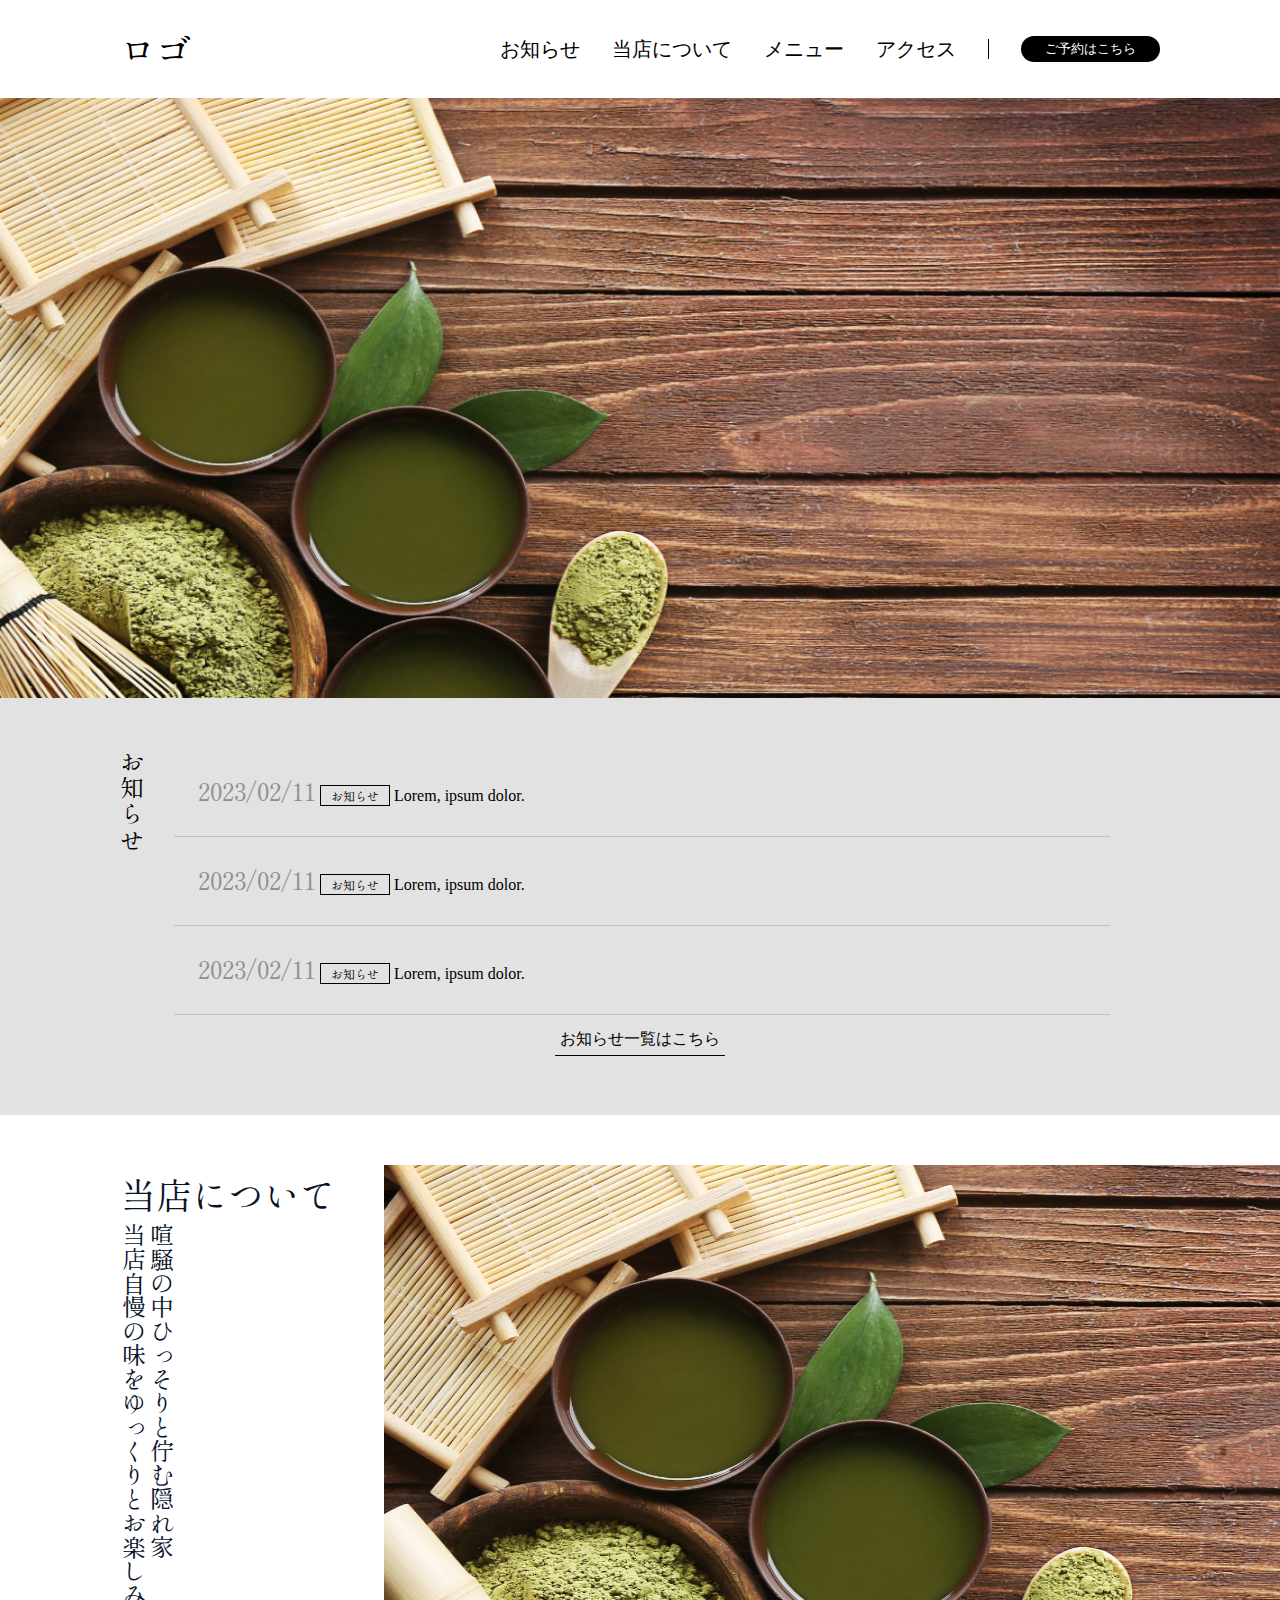
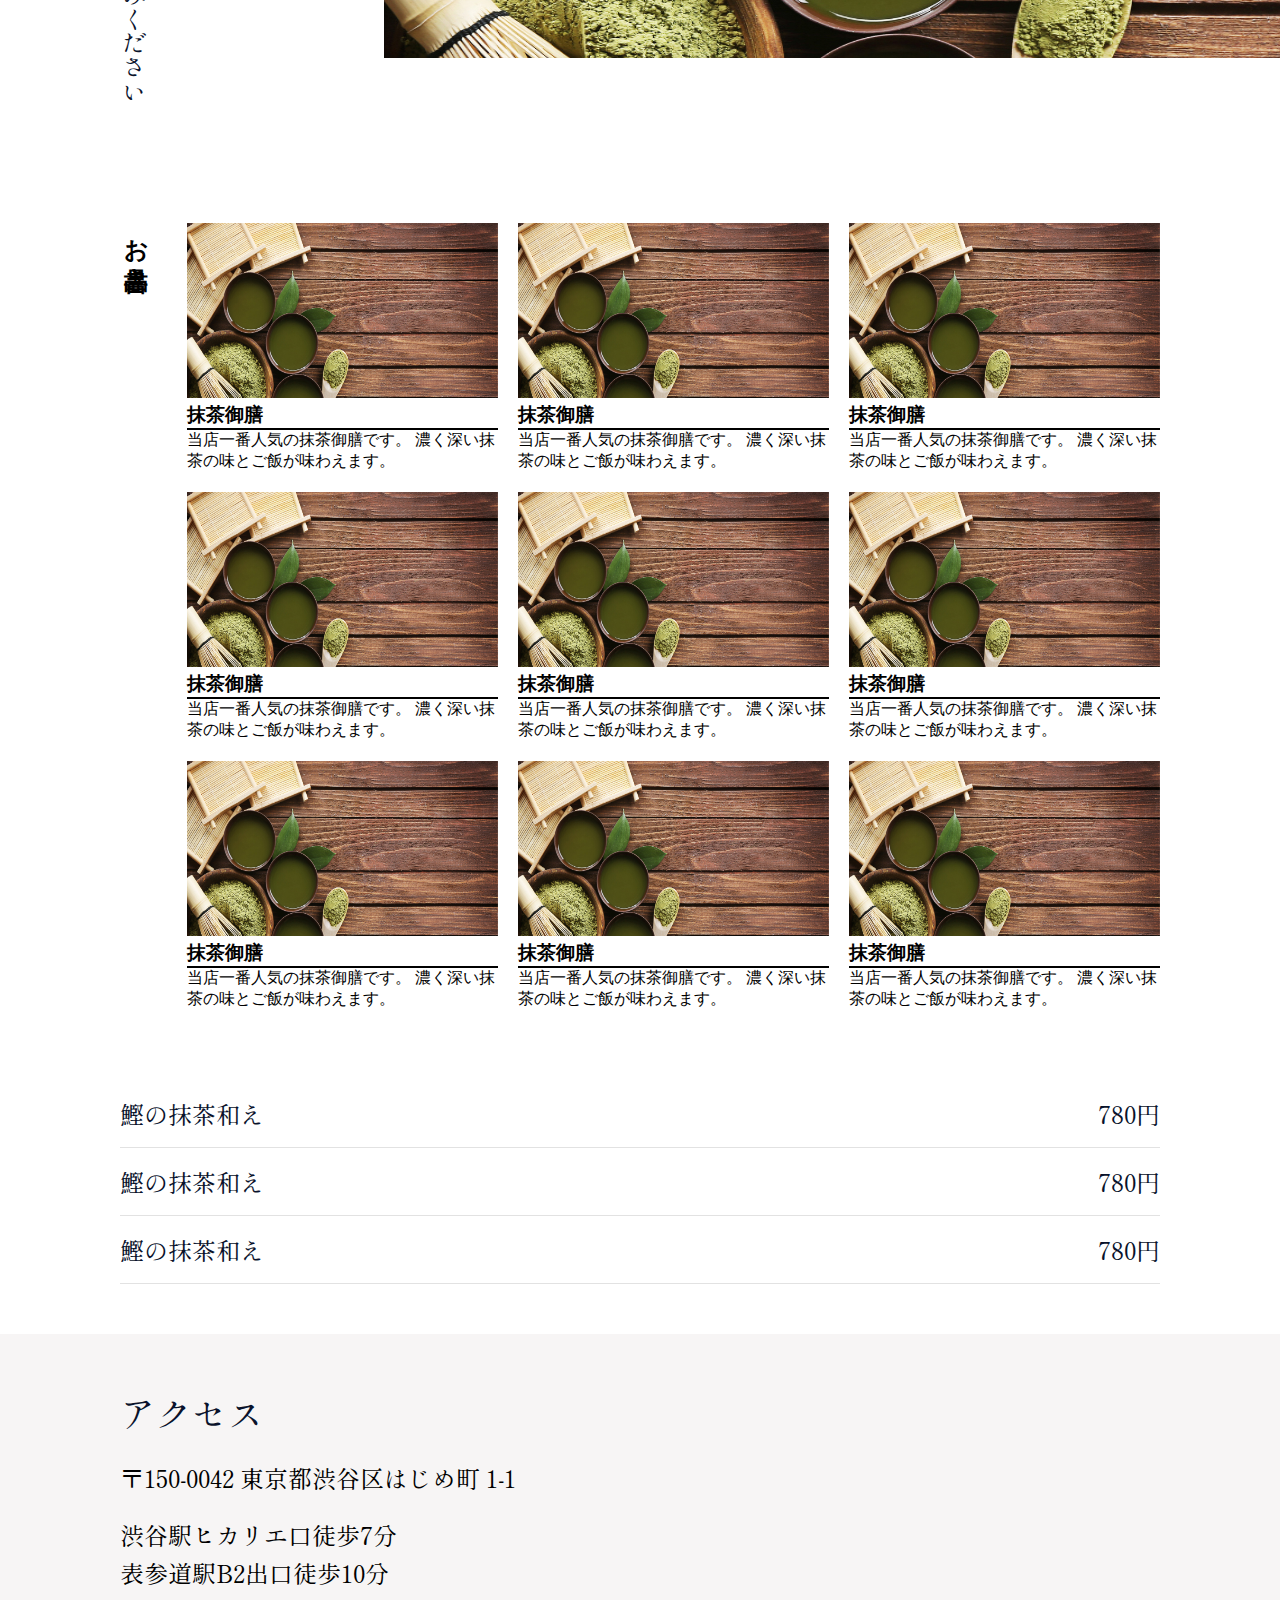
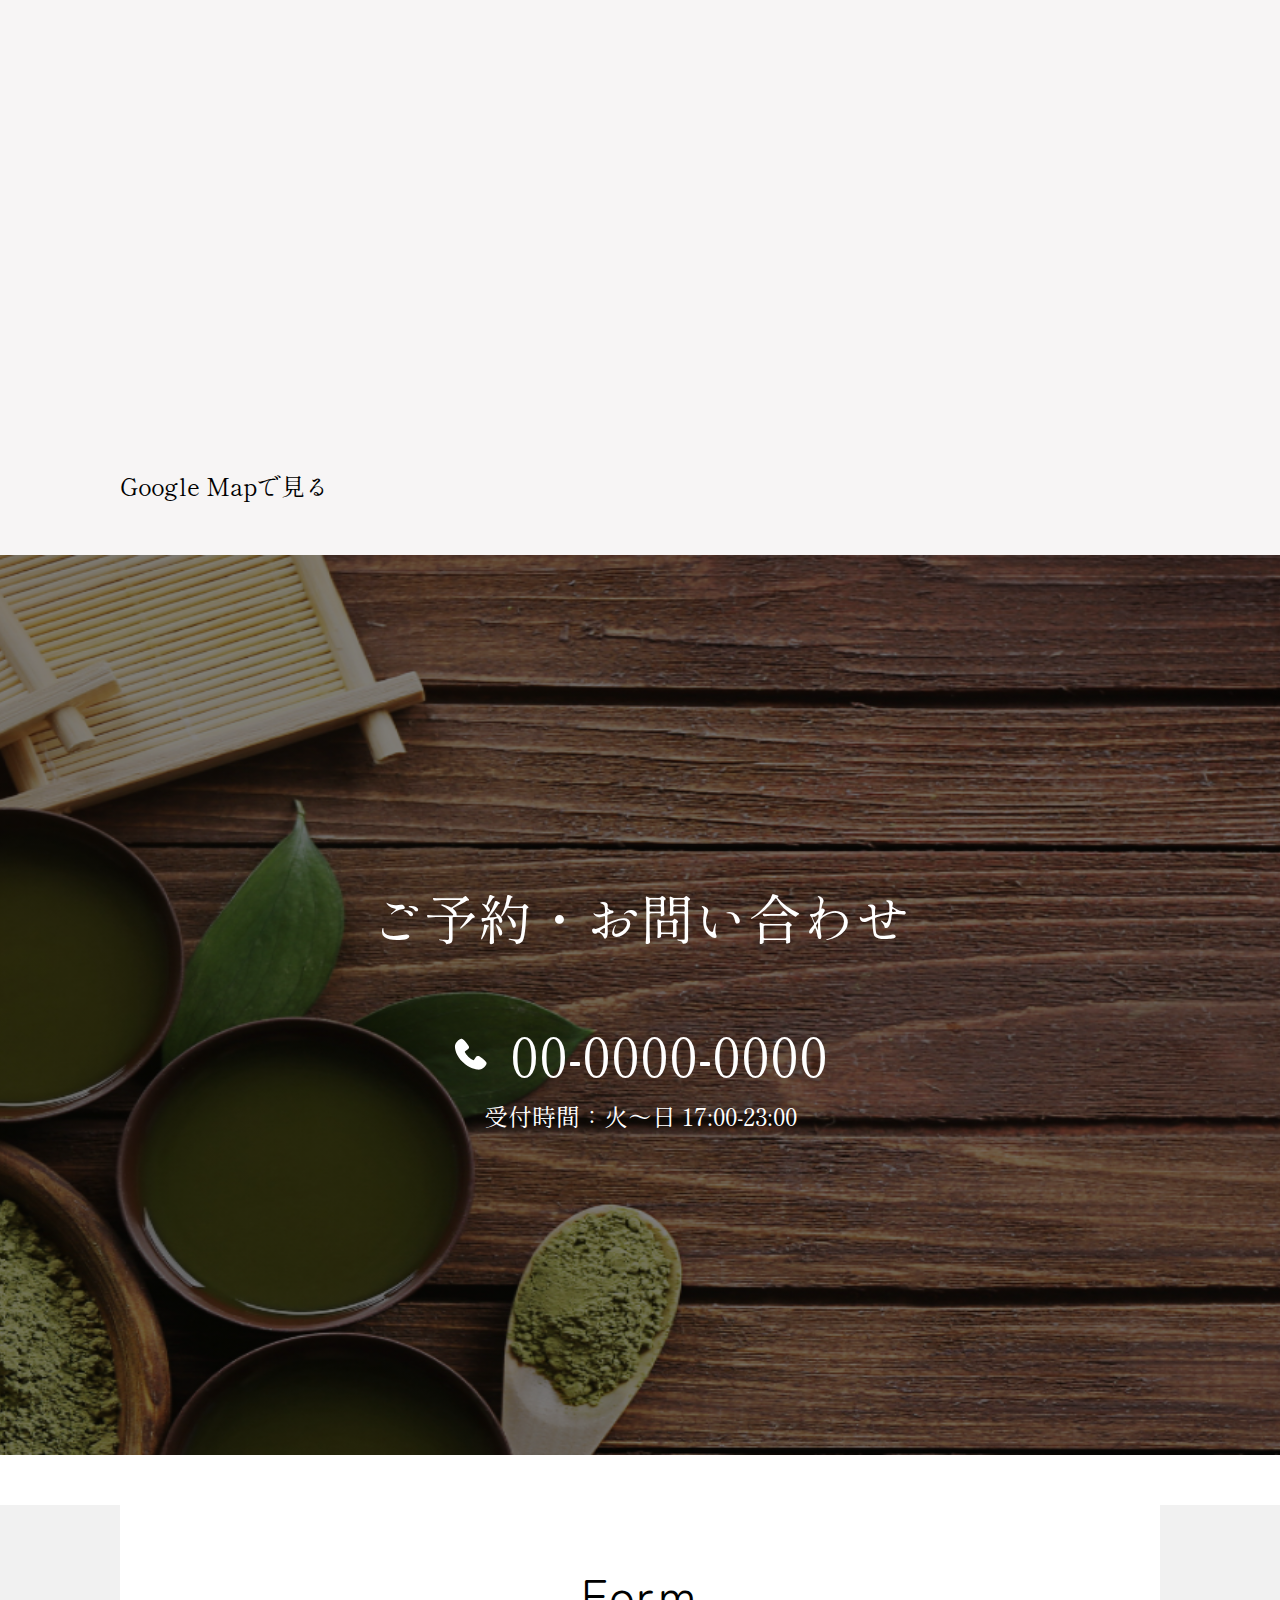
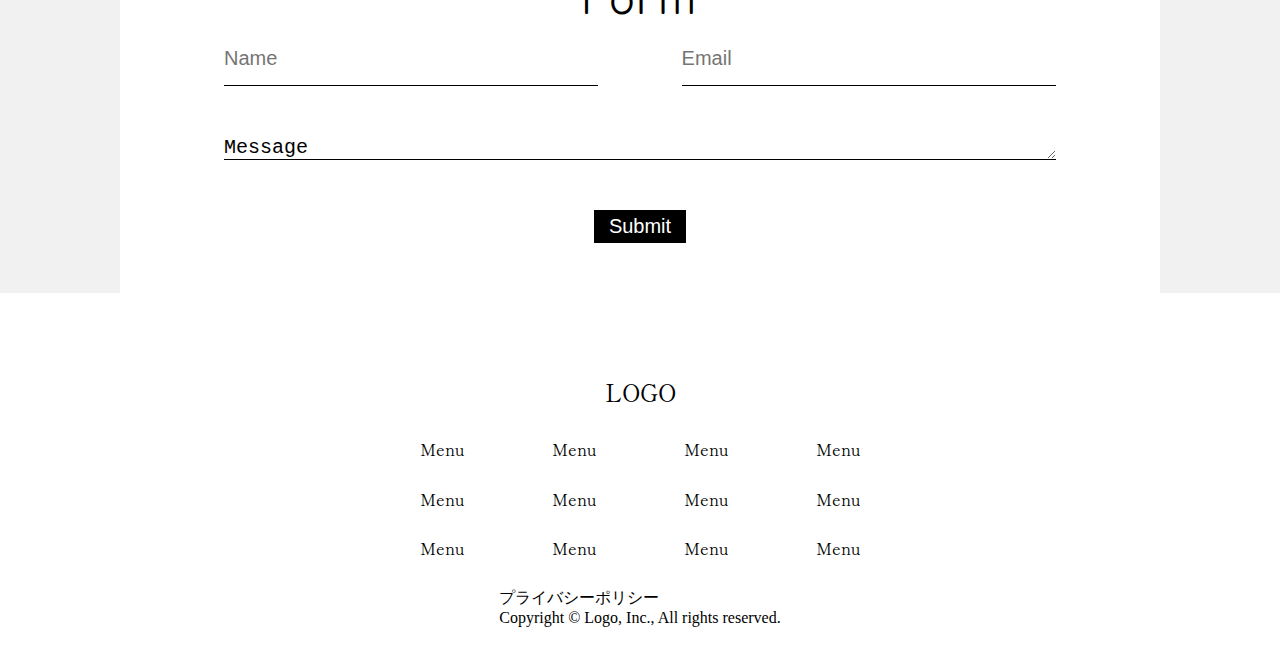
<file: index.html>
<!DOCTYPE html>
<html lang="en">
<head>
    <meta charset="UTF-8">
    <meta name="viewport" content="width=device-width, initial-scale=1.0">
    <title>Main page</title>
    <link rel="preconnect" href="https://fonts.googleapis.com" />
    <link rel="preconnect" href="https://fonts.gstatic.com" crossorigin />
    <link
      href="https://fonts.googleapis.com/css2?family=Poly:ital@0;1&display=swap"
      rel="stylesheet"
    />
    <link rel="preconnect" href="https://fonts.googleapis.com" />
    <link rel="preconnect" href="https://fonts.gstatic.com" crossorigin />
    <link
      href="https://fonts.googleapis.com/css2?family=Zen+Maru+Gothic:wght@300;400;500;700;900&display=swap"
      rel="stylesheet"
    />
    <link rel="preconnect" href="https://fonts.googleapis.com">
<link rel="preconnect" href="https://fonts.gstatic.com" crossorigin>
<link href="https://fonts.googleapis.com/css2?family=Shippori+Mincho+B1:wght@400;500;600;700;800&display=swap" rel="stylesheet">

    <link rel="stylesheet" href="./assets/styles/style.css" />
</head>
<body>
    <!-- Navbar starts here -->
    <div class="navbar">
        <div class="off_screen__menu">
          <ul>
            <li><a href="./news.html">お知らせ</a></li>
            <li><a href="./drink.html">当店について</a></li>
            <li><a href="./lastpart.html">メニュー</a></li>
            <li><a href="">アクセス</a></li>
          </ul>
          <button>ご予約はこちら</button>
        </div>
        <nav class="container">
          <h2><a href="./index.html">ロゴ</a></h2>
          <div class="list">
            <ul>
              <li><a href="./news.html">お知らせ</a></li>
              <li><a href="./drink.html">当店について</a></li>
              <li><a href="./lastpart.html">メニュー</a></li>
              <li><a href="#">アクセス</a></li>
            </ul>
            <div class="stick"></div>
            <button>ご予約はこちら</button>
          </div>
          <!-- Burger -->
          <div class="burger">
            <div class="dashes"></div>
            <div class="dashes"></div>
            <div class="dashes"></div>
          </div>
        </nav>
      </div>
      <!-- Navbar ends here -->

    <!-- Main picture starts -->
    <div class="main_pic"></div>
    <!-- Main picture ends-->

        <!-- `next part starats -->
        <div class="list_date">
            <div class="top">
                <div class="left-part">
                    <!-- <p>T <br> e <br>x <br>t</p> -->
                    <p class="firstp">お <br> 知 <br> ら <br> せ</p>
                    <p class="secondp">お知らせ</p>
                </div>
                <div class="right_part">
                    <ul>
                        <li><p><span class="date">2023/02/11</span> <button>お知らせ</button> Lorem, ipsum dolor.</p></li>
                        <li><p><span class="date">2023/02/11</span> <button>お知らせ</button> Lorem, ipsum dolor.</p></li>
                        <li><p><span class="date">2023/02/11</span> <button>お知らせ</button> Lorem, ipsum dolor.</p></li>
                    </ul>
                </div>
            </div>
            <div class="bottom">
                <p>お知らせ一覧はこちら</p>
            </div>
        </div>
        <!-- next part endss -->

        <!-- 当店について starts here -->
<div class="store_about_sec">
  <div class="store_left">
    <h2>当店について</h2>
    <p>当店自慢の味をゆっくりとお楽しみください <br>
      喧騒の中ひっそりと佇む隠れ家
    </p>
  </div>
  <div class="store_right"></div>
</div>
  

  <!-- 当店について ends here -->


  <!-- お品書き starts here -->

  <div class="menu">
    <div class="inside_menu container">
        <h2>お品書き</h2>
        <div class="menu_box">
            <div class="card">
                <img src="./assets/images/main_pic_food.jpg" alt="">
                <h3>抹茶御膳</h3>
                <div class="underline"></div>
                <p>当店一番人気の抹茶御膳です。

                    濃く深い抹茶の味とご飯が味わえます。</p>
            </div>

            <div class="card">
                <img src="./assets/images/main_pic_food.jpg" alt="">
                <h3>抹茶御膳</h3>
                <div class="underline"></div>
                <p>当店一番人気の抹茶御膳です。

                    濃く深い抹茶の味とご飯が味わえます。</p>
            </div>

            <div class="card">
                <img src="./assets/images/main_pic_food.jpg" alt="">
                <h3>抹茶御膳</h3>
                <div class="underline"></div>
                <p>当店一番人気の抹茶御膳です。

                    濃く深い抹茶の味とご飯が味わえます。</p>
            </div>

            <div class="card">
                <img src="./assets/images/main_pic_food.jpg" alt="">
                <h3>抹茶御膳</h3>
                <div class="underline"></div>
                <p>当店一番人気の抹茶御膳です。

                    濃く深い抹茶の味とご飯が味わえます。</p>
            </div>

            <div class="card">
                <img src="./assets/images/main_pic_food.jpg" alt="">
                <h3>抹茶御膳</h3>
                <div class="underline"></div>
                <p>当店一番人気の抹茶御膳です。

                    濃く深い抹茶の味とご飯が味わえます。</p>
            </div>

            <div class="card">
                <img src="./assets/images/main_pic_food.jpg" alt="">
                <h3>抹茶御膳</h3>
                <div class="underline"></div>
                <p>当店一番人気の抹茶御膳です。

                    濃く深い抹茶の味とご飯が味わえます。</p>
            </div>

            <div class="card">
                <img src="./assets/images/main_pic_food.jpg" alt="">
                <h3>抹茶御膳</h3>
                <div class="underline"></div>
                <p>当店一番人気の抹茶御膳です。

                    濃く深い抹茶の味とご飯が味わえます。</p>
            </div>

            <div class="card">
                <img src="./assets/images/main_pic_food.jpg" alt="">
                <h3>抹茶御膳</h3>
                <div class="underline"></div>
                <p>当店一番人気の抹茶御膳です。

                    濃く深い抹茶の味とご飯が味わえます。</p>
            </div>

            <div class="card">
                <img src="./assets/images/main_pic_food.jpg" alt="">
                <h3>抹茶御膳</h3>
                <div class="underline"></div>
                <p>当店一番人気の抹茶御膳です。

                    濃く深い抹茶の味とご飯が味わえます。</p>
            </div>
        </div>

    </div>
    <div class="price">
        <p>鰹の抹茶和え <span>780円</span></p>
        <p>鰹の抹茶和え <span>780円</span></p>
        <p>鰹の抹茶和え <span>780円</span></p>
    </div>
</div>

<!-- お品書き ends here -->

 <!-- アクセス starts here -->

 <div class="access">
  <div class="access_content container">
      <h2>アクセス</h2>
  <br>
  <p class="access_price">〒150-0042 東京都渋谷区はじめ町 1-1</p>
  <br>
  <p class="content">渋谷駅ヒカリエ口徒歩7分 <br>
      表参道駅B2出口徒歩10分</p>
      <div class="map">
          <iframe src="https://www.google.com/maps/embed?pb=!1m14!1m12!1m3!1d11988.35425872045!2d69.53802925000001!3d41.306936900000004!2m3!1f0!2f0!3f0!3m2!1i1024!2i768!4f13.1!5e0!3m2!1sen!2s!4v1715592827040!5m2!1sen!2s" width="100%" height="450" style="border:0;" allowfullscreen="" loading="lazy" referrerpolicy="no-referrer-when-downgrade"></iframe>
      </div>
      <h3>Google Mapで見る</h3>
  </div>
  
</div>

<!-- アクセス ends here -->

 <!-- ご予約・お問い合わせ starts here -->

 <div class="contact_sec">
  <h2>ご予約・お問い合わせ</h2>
  <div class="phone">
      <img src="./assets/images/Group.svg" alt="">
      <h3>00-0000-0000</h3>
  </div>
  <h4>受付時間：火〜日 17:00-23:00</h4>
</div>

<!-- ご予約・お問い合わせ ends here -->


<!-- Reservation starts here -->

<div class="reservation">
  <div class="form_card">
    
  <form action="submit">
    <h2>Form</h2>
    <div class="name_email">
      <input type="text" placeholder="Name" />
      <input type="email" placeholder="Email" />
    </div>
    <textarea name="Message" id="message" cols="30" rows="1">
Message</textarea
    >
    <button>Submit</button>
  </form>
  </div>
</div>

<!-- Reservation ends here -->



      <!-- Foooter starts here -->
    <footer>
        <h3>LOGO</h3>
        <ul>
          <li>Menu</li>
          <li>Menu</li>
          <li>Menu</li>
          <li>Menu</li>
          <li>Menu</li>
          <li>Menu</li>
          <li>Menu</li>
          <li>Menu</li>
          <li>Menu</li>
          <li>Menu</li>
          <li>Menu</li>
          <li>Menu</li>
        </ul>
        <p>
          プライバシーポリシー <br />
          Copyright © Logo, Inc., All rights reserved.
        </p>
      </footer>
      <!-- Footer ends here -->
  
    <script src="./script.js"></script>

</body>
</html>
</file>
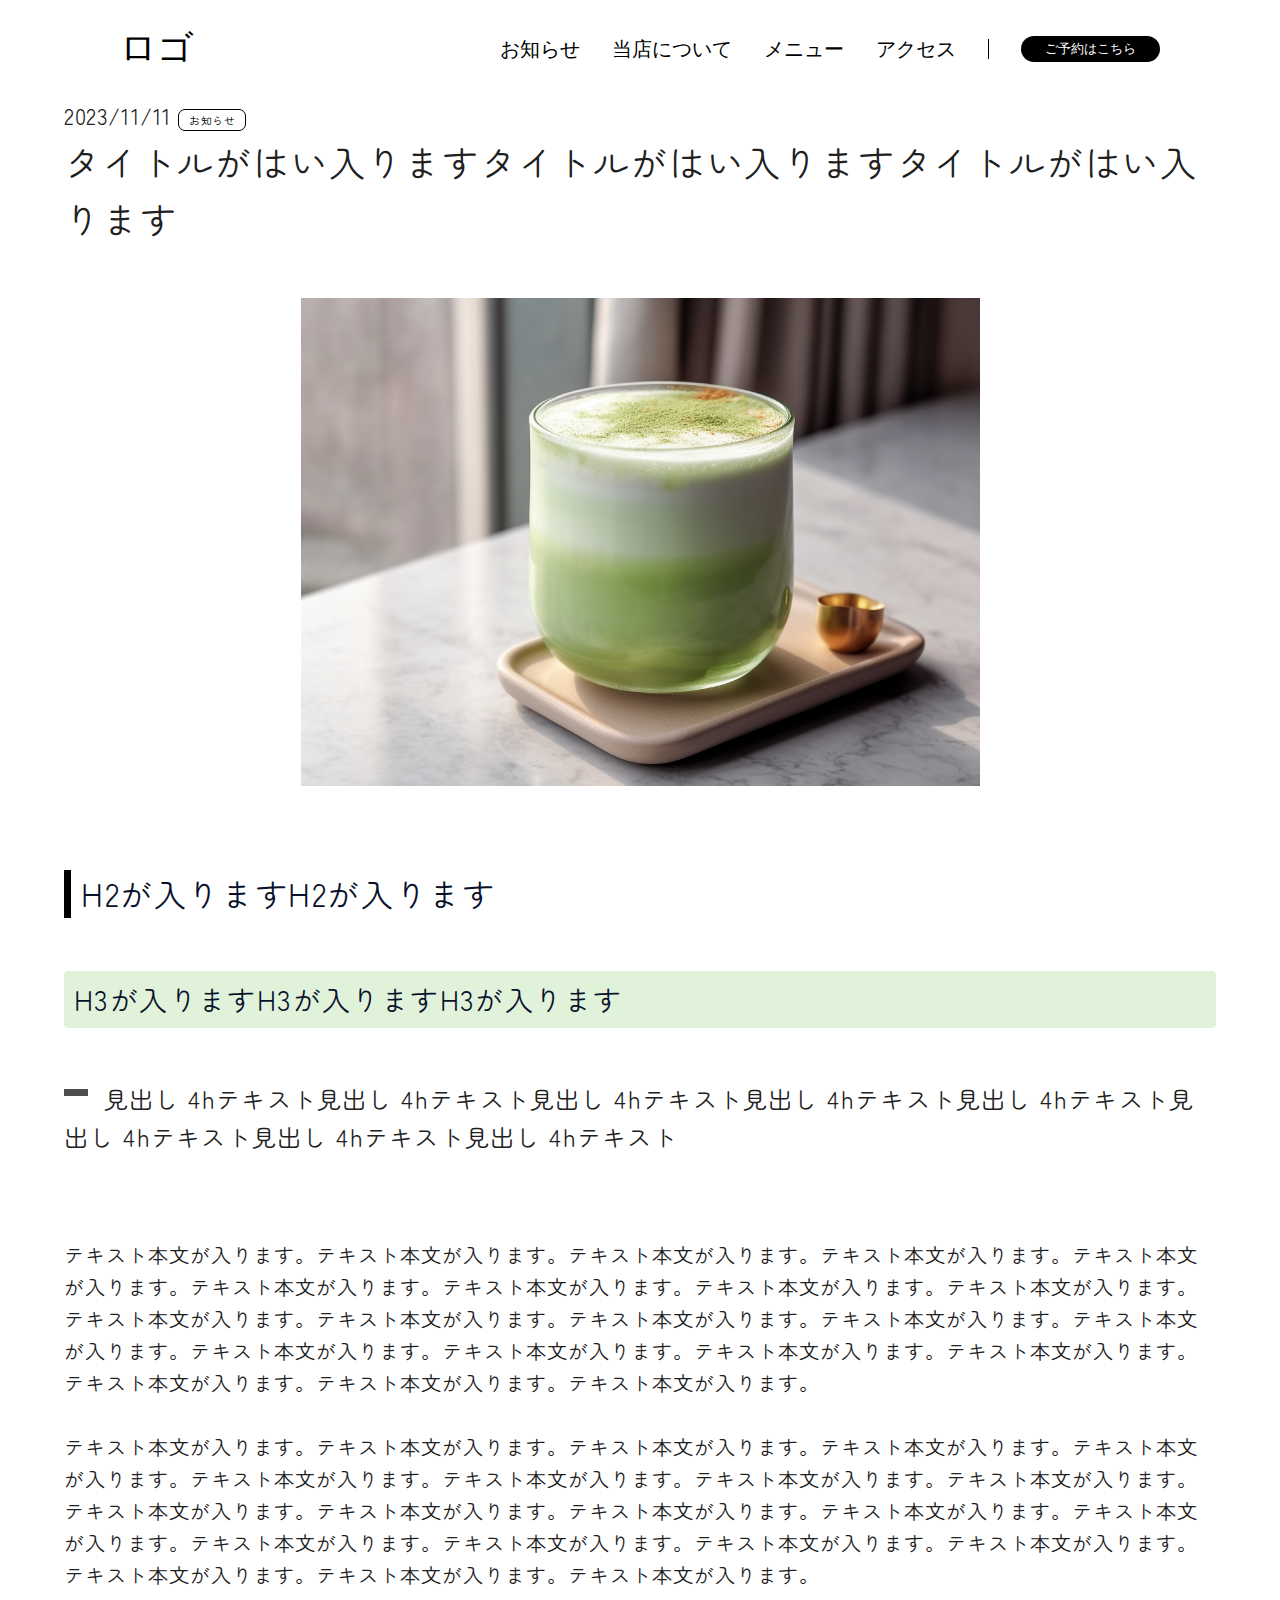
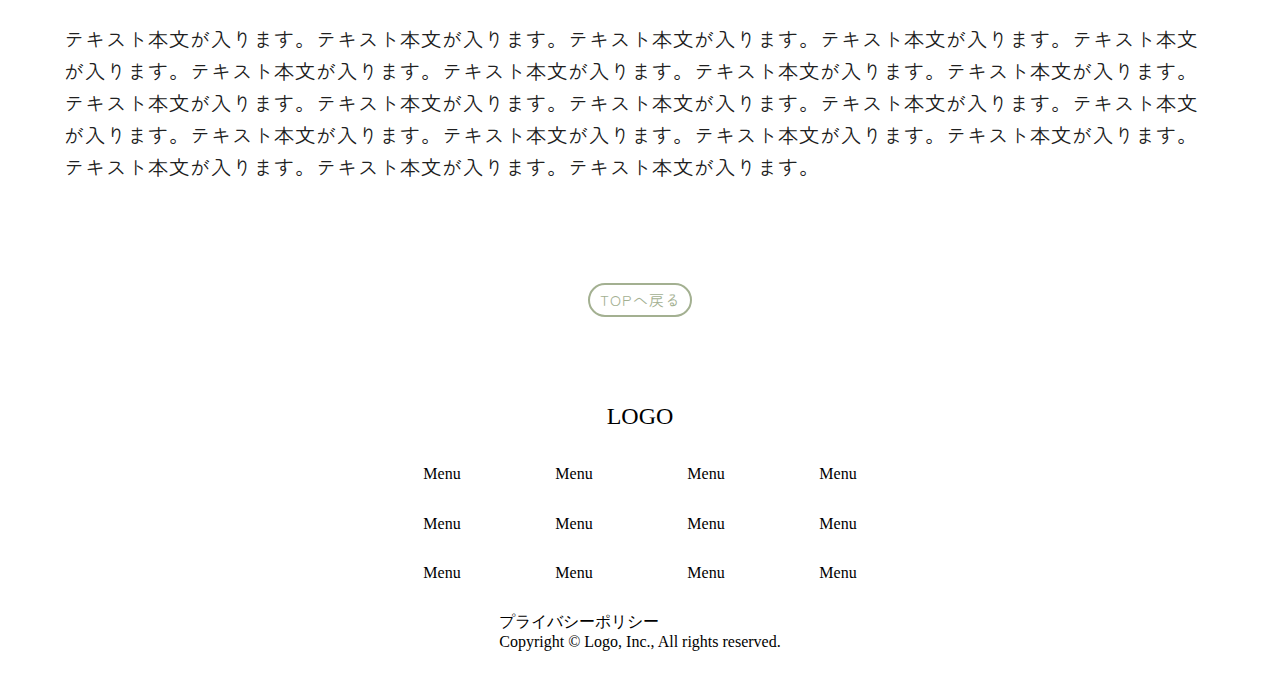
<file: drink.html>
<!DOCTYPE html>
<html lang="en">
<head>
    <meta charset="UTF-8">
    <meta name="viewport" content="width=device-width, initial-scale=1.0">
    <title>Drink page</title>
    <link rel="preconnect" href="https://fonts.googleapis.com" />
    <link rel="preconnect" href="https://fonts.gstatic.com" crossorigin />
    <link
      href="https://fonts.googleapis.com/css2?family=Poly:ital@0;1&display=swap"
      rel="stylesheet"
    />
    <link rel="preconnect" href="https://fonts.googleapis.com" />
    <link rel="preconnect" href="https://fonts.gstatic.com" crossorigin />
    <link
      href="https://fonts.googleapis.com/css2?family=Zen+Maru+Gothic:wght@300;400;500;700;900&display=swap"
      rel="stylesheet"
    />
    <link rel="stylesheet" href="./assets/styles/style.css" />
    <link rel="stylesheet" href="./assets/styles/drink.css">
</head>
<body>

     <!-- Navbar starts here -->
     <div class="navbar">
        <div class="off_screen__menu">
          <ul>
            <li><a href="./news.html">お知らせ</a></li>
            <li><a href="./drink.html">当店について</a></li>
            <li><a href="./lastpart.html">メニュー</a></li>
            <li><a href="">アクセス</a></li>
          </ul>
          <button>ご予約はこちら</button>
        </div>
        <nav class="container">
          <h2><a href="./index.html">ロゴ</a></h2>
          <div class="list">
            <ul>
              <li><a href="./news.html">お知らせ</a></li>
              <li><a href="./drink.html">当店について</a></li>
              <li><a href="./lastpart.html">メニュー</a></li>
              <li><a href="#">アクセス</a></li>
            </ul>
            <div class="stick"></div>
            <button>ご予約はこちら</button>
          </div>
          <!-- Burger -->
          <div class="burger">
            <div class="dashes"></div>
            <div class="dashes"></div>
            <div class="dashes"></div>
          </div>
        </nav>
      </div>
      <!-- Navbar ends here -->

      <!-- Main part starts -->

      <div class="drink_main container">
        <p>2023/11/11 <span>お知らせ</span></p>
        <h6>タイトルがはい入りますタイトルがはい入りますタイトルがはい入ります</h6>
        <img src="./assets/images/drink.png" alt="">
        <h2><span class="stick"></span>H2が入りますH2が入ります</h2>
        <h3>H3が入りますH3が入りますH3が入ります</h3>
        <h4><span class="dash"></span>見出し 4hテキスト見出し 4hテキスト見出し 4hテキスト見出し 4hテキスト見出し 4hテキスト見出し 4hテキスト見出し 4hテキスト見出し 4hテキスト</h4>
        <p>テキスト本文が入ります。テキスト本文が入ります。テキスト本文が入ります。テキスト本文が入ります。テキスト本文が入ります。テキスト本文が入ります。テキスト本文が入ります。テキスト本文が入ります。テキスト本文が入ります。テキスト本文が入ります。テキスト本文が入ります。テキスト本文が入ります。テキスト本文が入ります。テキスト本文が入ります。テキスト本文が入ります。テキスト本文が入ります。テキスト本文が入ります。テキスト本文が入ります。テキスト本文が入ります。テキスト本文が入ります。テキスト本文が入ります。<br><br>

            テキスト本文が入ります。テキスト本文が入ります。テキスト本文が入ります。テキスト本文が入ります。テキスト本文が入ります。テキスト本文が入ります。テキスト本文が入ります。テキスト本文が入ります。テキスト本文が入ります。テキスト本文が入ります。テキスト本文が入ります。テキスト本文が入ります。テキスト本文が入ります。テキスト本文が入ります。テキスト本文が入ります。テキスト本文が入ります。テキスト本文が入ります。テキスト本文が入ります。テキスト本文が入ります。テキスト本文が入ります。テキスト本文が入ります。<br><br>
            
            テキスト本文が入ります。テキスト本文が入ります。テキスト本文が入ります。テキスト本文が入ります。テキスト本文が入ります。テキスト本文が入ります。テキスト本文が入ります。テキスト本文が入ります。テキスト本文が入ります。テキスト本文が入ります。テキスト本文が入ります。テキスト本文が入ります。テキスト本文が入ります。テキスト本文が入ります。テキスト本文が入ります。テキスト本文が入ります。テキスト本文が入ります。テキスト本文が入ります。テキスト本文が入ります。テキスト本文が入ります。テキスト本文が入ります。
            
            </p>
            
                <button class="notice_btn">TOPへ戻る</button>
              
      </div>

      <!-- Main part ends -->

    <!-- Foooter starts here -->
    <footer>
        <h3>LOGO</h3>
        <ul>
          <li>Menu</li>
          <li>Menu</li>
          <li>Menu</li>
          <li>Menu</li>
          <li>Menu</li>
          <li>Menu</li>
          <li>Menu</li>
          <li>Menu</li>
          <li>Menu</li>
          <li>Menu</li>
          <li>Menu</li>
          <li>Menu</li>
        </ul>
        <p>
          プライバシーポリシー <br />
          Copyright © Logo, Inc., All rights reserved.
        </p>
      </footer>
      <!-- Footer ends here -->
    

    <script src="./script.js"></script>
</body>
</html>
</file>
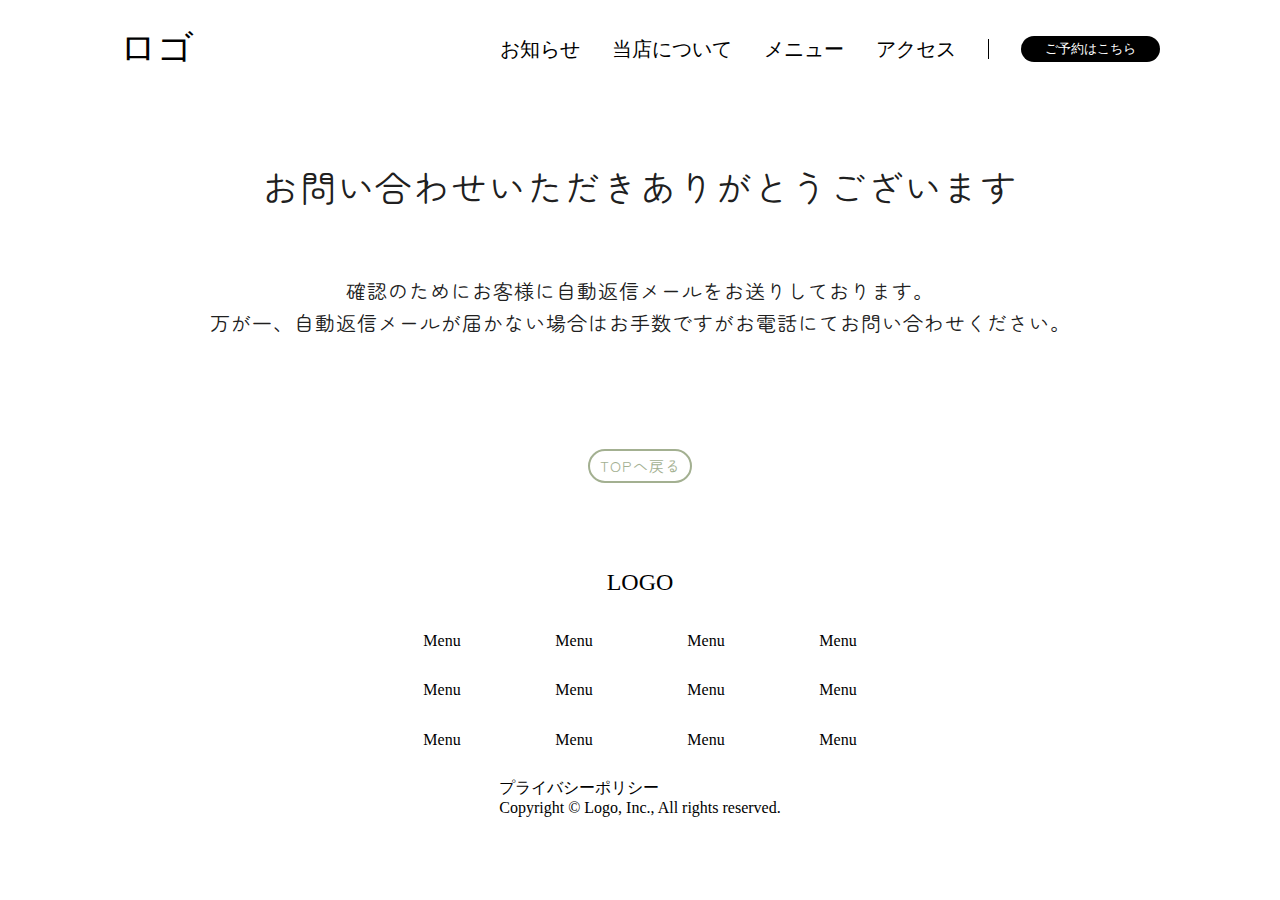
<file: lastpart.html>
<!DOCTYPE html>
<html lang="en">
<head>
    <meta charset="UTF-8">
    <meta name="viewport" content="width=device-width, initial-scale=1.0">
    <title>News page</title>
    <link rel="preconnect" href="https://fonts.googleapis.com" />
    <link rel="preconnect" href="https://fonts.gstatic.com" crossorigin />
    <link
      href="https://fonts.googleapis.com/css2?family=Poly:ital@0;1&display=swap"
      rel="stylesheet"
    />
    <link rel="preconnect" href="https://fonts.googleapis.com" />
    <link rel="preconnect" href="https://fonts.gstatic.com" crossorigin />
    <link
      href="https://fonts.googleapis.com/css2?family=Zen+Maru+Gothic:wght@300;400;500;700;900&display=swap"
      rel="stylesheet"
    />
    <link rel="stylesheet" href="./assets/styles/style.css" />
    <link rel="stylesheet" href="./assets/styles/lastpart.css">
</head>
<body>

     <!-- Navbar starts here -->
     <div class="navbar">
        <div class="off_screen__menu">
          <ul>
            <li><a href="./news.html">お知らせ</a></li>
            <li><a href="./drink.html">当店について</a></li>
            <li><a href="./lastpart.html">メニュー</a></li>
            <li><a href="">アクセス</a></li>
          </ul>
          <button>ご予約はこちら</button>
        </div>
        <nav class="container">
          <h2><a href="./index.html">ロゴ</a></h2>
          <div class="list">
            <ul>
              <li><a href="./news.html">お知らせ</a></li>
              <li><a href="./drink.html">当店について</a></li>
              <li><a href="./lastpart.html">メニュー</a></li>
              <li><a href="#">アクセス</a></li>
            </ul>
            <div class="stick"></div>
            <button>ご予約はこちら</button>
          </div>
          <!-- Burger -->
          <div class="burger">
            <div class="dashes"></div>
            <div class="dashes"></div>
            <div class="dashes"></div>
          </div>
        </nav>
      </div>
      <!-- Navbar ends here -->

      <!-- main starts -->

      <div class="last_part container">
        <h2>お問い合わせいただきありがとうございます</h2>
        <p>確認のためにお客様に自動返信メールをお送りしております。<br>
            万が一、自動返信メールが届かない場合はお手数ですがお電話にてお問い合わせください。</p>
            <button class="notice_btn">TOPへ戻る</button>
      </div>

      <!-- main ends -->

    <!-- Foooter starts here -->
    <footer>
        <h3>LOGO</h3>
        <ul>
          <li>Menu</li>
          <li>Menu</li>
          <li>Menu</li>
          <li>Menu</li>
          <li>Menu</li>
          <li>Menu</li>
          <li>Menu</li>
          <li>Menu</li>
          <li>Menu</li>
          <li>Menu</li>
          <li>Menu</li>
          <li>Menu</li>
        </ul>
        <p>
          プライバシーポリシー <br />
          Copyright © Logo, Inc., All rights reserved.
        </p>
      </footer>
      <!-- Footer ends here -->
    

    <script src="./script.js"></script>
</body>
</html>
</file>
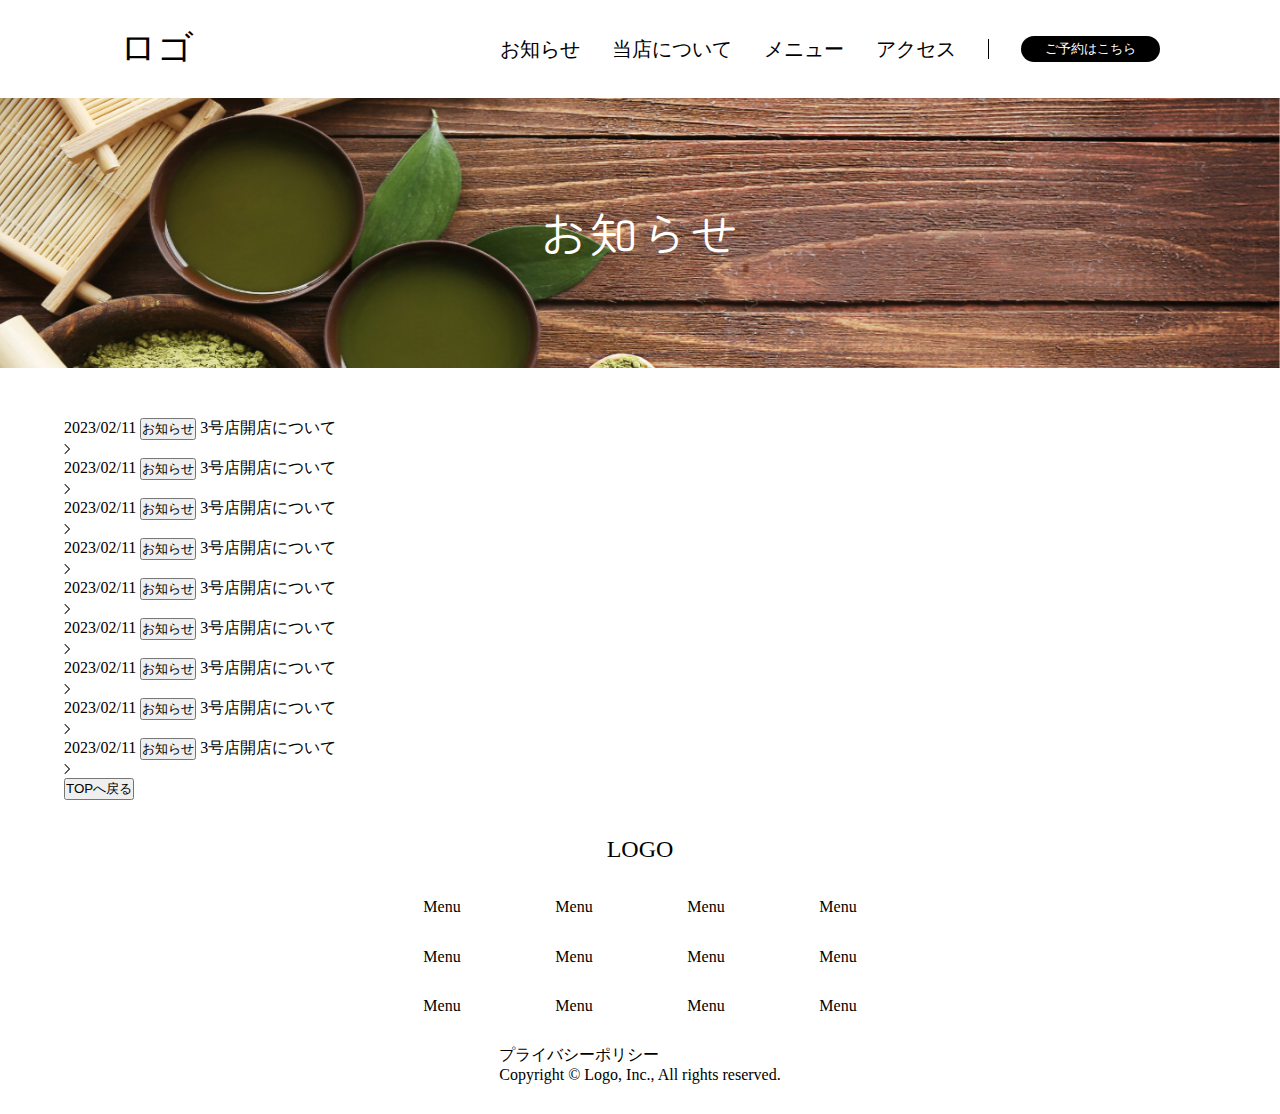
<file: news.html>
<!DOCTYPE html>
<html lang="en">
<head>
    <meta charset="UTF-8">
    <meta name="viewport" content="width=device-width, initial-scale=1.0">
    <title>News page</title>
    <link rel="preconnect" href="https://fonts.googleapis.com" />
    <link rel="preconnect" href="https://fonts.gstatic.com" crossorigin />
    <link
      href="https://fonts.googleapis.com/css2?family=Poly:ital@0;1&display=swap"
      rel="stylesheet"
    />
    <link rel="preconnect" href="https://fonts.googleapis.com" />
    <link rel="preconnect" href="https://fonts.gstatic.com" crossorigin />
    <link
      href="https://fonts.googleapis.com/css2?family=Zen+Maru+Gothic:wght@300;400;500;700;900&display=swap"
      rel="stylesheet"
    />
    <link rel="stylesheet" href="./assets/styles/style.css" />
    <link rel="stylesheet" href="./assets/styles/news.css">
</head>
<body>

     <!-- Navbar starts here -->
     <div class="navbar">
        <div class="off_screen__menu">
          <ul>
            <li><a href="./news.html">お知らせ</a></li>
            <li><a href="./drink.html">当店について</a></li>
            <li><a href="./lastpart.html">メニュー</a></li>
            <li><a href="">アクセス</a></li>
          </ul>
          <button>ご予約はこちら</button>
        </div>
        <nav class="container">
          <h2><a href="./index.html">ロゴ</a></h2>
          <div class="list">
            <ul>
              <li><a href="./news.html">お知らせ</a></li>
              <li><a href="./drink.html">当店について</a></li>
              <li><a href="./lastpart.html">メニュー</a></li>
              <li><a href="#">アクセス</a></li>
            </ul>
            <div class="stick"></div>
            <button>ご予約はこちら</button>
          </div>
          <!-- Burger -->
          <div class="burger">
            <div class="dashes"></div>
            <div class="dashes"></div>
            <div class="dashes"></div>
          </div>
        </nav>
      </div>
      <!-- Navbar ends here -->

      <!-- Main pic starts -->
    <div class="main_pic container">
        <h2>お知らせ</h2>
    </div>
    <!-- Main pic ends -->

    <!-- Notice starts -->
    <div class="notice container">
        <div class="notice_right">
          <ul>
            <li>
              <p>
                <span>2023/02/11</span>
                <button>お知らせ</button>
                3号店開店について
              </p>
              <img src="./assets/images/Vector.svg" alt="arrow" />
            </li>
            <li>
              <p>
                <span>2023/02/11</span>
                <button>お知らせ</button>
                3号店開店について
              </p>
              <img src="./assets/images/Vector.svg" alt="arrow" />
            </li>
            <li>
              <p>
                <span>2023/02/11</span>
                <button>お知らせ</button>
                3号店開店について
              </p>
              <img src="./assets/images/Vector.svg" alt="arrow" />
            </li>
            <li>
              <p>
                <span>2023/02/11</span>
                <button>お知らせ</button>
                3号店開店について
              </p>
              <img src="./assets/images/Vector.svg" alt="arrow" />
            </li>
            <li>
              <p>
                <span>2023/02/11</span>
                <button>お知らせ</button>
                3号店開店について
              </p>
              <img src="./assets/images/Vector.svg" alt="arrow" />
            </li>
            <li>
              <p>
                <span>2023/02/11</span>
                <button>お知らせ</button>
                3号店開店について
              </p>
              <img src="./assets/images/Vector.svg" alt="arrow" />
            </li>
            <li>
              <p>
                <span>2023/02/11</span>
                <button>お知らせ</button>
                3号店開店について
              </p>
              <img src="./assets/images/Vector.svg" alt="arrow" />
            </li>
            <li>
              <p>
                <span>2023/02/11</span>
                <button>お知らせ</button>
                3号店開店について
              </p>
              <img src="./assets/images/Vector.svg" alt="arrow" />
            </li>
            <li>
              <p>
                <span>2023/02/11</span>
                <button>お知らせ</button>
                3号店開店について
              </p>
              <img src="./assets/images/Vector.svg" alt="arrow" />
            </li>
          </ul>
        </div>
        <button>TOPへ戻る</button>
      </div>
      <!-- Notice ends -->

    <!-- Foooter starts here -->
    <footer>
        <h3>LOGO</h3>
        <ul>
          <li>Menu</li>
          <li>Menu</li>
          <li>Menu</li>
          <li>Menu</li>
          <li>Menu</li>
          <li>Menu</li>
          <li>Menu</li>
          <li>Menu</li>
          <li>Menu</li>
          <li>Menu</li>
          <li>Menu</li>
          <li>Menu</li>
        </ul>
        <p>
          プライバシーポリシー <br />
          Copyright © Logo, Inc., All rights reserved.
        </p>
      </footer>
      <!-- Footer ends here -->
    

    <script src="./script.js"></script>
</body>
</html>
</file>
<file: assets/styles/style.css>
* {
    margin: 0;
    padding: 0;
    box-sizing: border-box;
    text-decoration: none;
    list-style: none;
  }
  
  .container {
    width: 80%;
    margin: 0 auto;
  }

  

/* ==========Navbar starts =========== */
.navbar{
  background-color: white;
}

nav {
    display: flex;
    justify-content: space-between;
    align-items: center;
    padding: 20px 0;
    max-width: 1040px;
  }
  @media(max-width:1040px){
    nav {
      width: 90%;
    }
  }
  
  nav h2 {
    color: var(--white, #000);
    text-align: center;
    font-feature-settings: "clig" off, "liga" off;
    font-family: "Shippori Mincho B1";
    font-size: 36px;
    font-style: normal;
    font-weight: 400;
    line-height: 160%; /* 57.6px */
  }
  nav h2 a {
    color: var(--white, #000);
  }
  .list {
    display: flex;
    gap: 32px;
    align-items: center;
  }
  .list .stick {
    width: 1px;
    height: 20px;
    background-color: #000;
  }
  .list ul {
    display: flex;
    gap: 32px;
  }
  .list ul li a {
    color: #000;
    text-align: center;
    font-family: "Poly";
    font-size: 20px;
    font-style: normal;
    font-weight: 400;
    line-height: 160%; /* 32px */
  }
  .list button {
    padding: 4px 24px;
    border-radius: 400px;
    background-color: #000;
    border: none;
    color: #fff;
  }
  
  .off_screen__menu {
    background-color: #a3b091;
    height: 100vh;
    width: 100%;
    max-width: 450px;
    position: fixed;
    top: 0;
    transition: 0.3s ease;
    right: -450px;
    padding: 100px 0;
    display: flex;
    flex-direction: column;
    justify-content: flex-start;
    align-items: center;
    gap: 50px;
  }
  
  .off_screen__menu button {
    padding: 4px 24px;
    border-radius: 400px;
    background-color: #000;
    border: none;
    color: white;
  }
  
  .off_screen__menu ul {
    display: flex;
    flex-direction: column;
    justify-content: center;
    align-items: center;
    text-align: center;
    font-size: 3rem;
  }
  .off_screen__menu ul li a {
    color: #000;
    text-align: center;
    font-family: "Poly";
    font-size: 20px;
    font-style: normal;
    font-weight: 400;
    line-height: 160%;
  }
  
  .off_screen__menu.active {
    right: 0;
  }
  
  .burger {
    width: 50px;
    height: 50px;
    display: none;
    margin-left: auto;
    position: relative;
    /* padding: 5px; */
  }
  .dashes {
    width: 100%;
    height: 5px;
    background-color: #000;
    border-radius: 5px;
    position: absolute;
    top: 50%;
    left: 50%;
    transform: translate(-50%, -50%);
    transition: 0.3s ease;
  }
  
  .dashes:nth-child(1) {
    top: 25%;
  }
  .dashes:nth-child(3) {
    top: 75%;
  }
  
  .burger.active .dashes:nth-child(1) {
    top: 50%;
    transform: translate(-50%, -50%) rotate(45deg);
  }
  .burger.active .dashes:nth-child(2) {
    opacity: 0;
  }
  .burger.active .dashes:nth-child(3) {
    top: 50%;
    transform: translate(-50%, -50%) rotate(-45deg);
  }
  @media (max-width: 1440px) {
    .container {
      width: 90%;
    }
  }
  @media(min-width:900px){
    .off_screen__menu.active{
        right: -450px;
    }
}
  @media (max-width: 900px) {
    .burger {
      display: block;
    }
    /* .navbar .container {
      width: 80%;
    } */
    .list {
      display: none;
    }
  }
  /* ========== Navbar ends ======== */

/* ============ Main start ============*/

.main_pic{
    width: 100%;
    height: 600px;
    background-image: url("../images/main_pic_food.jpg");
    background-position: center;
    background-repeat: no-repeat;
    background-size: cover;
}

/* ============ Main ends ===============*/


/* ========== Next page starts ============ */
.list_date{
  background-color: #E2E2E2;
  padding: 50px 0;
}
.top{
  max-width: 1040px;
  display: flex;
  gap: 30px;
  margin: 0 auto;
}
@media(max-width: 1040px){
  .top{
    width: 90%;
  }
}
.top .left_part{
  width: 10%;
}

.top .right_part{
  width: 90%;
}

.top .left-part p{
  font-family: "Shippori Mincho B1";
font-size: 24px;
font-style: normal;
font-weight: 400;
line-height: 110%;
}
.top .left-part .secondp{
  display: none;
}
.date{
  color: #908F8F;
font-family: "Shippori Mincho B1";
font-size: 24px;
font-style: normal;
font-weight: 400;
line-height: 110%
}
.right_part li{
  width: 100%;
  /* height: 24px; */
  display: flex;
  align-items: center;
  border-bottom: 1px solid silver;
  padding: 30px 24px;
}
.right_part li .firstp{
  color: var(--black, #09122B);
font-family: "Shippori Mincho B1";
font-size: 24px;
font-style: normal;
font-weight: 400;
line-height: 110%;


}
.right_part li .secondp{
  display: none;
}
.right_part button{
  color: #000;
  font-family: "Shippori Mincho B1";
  font-size: 12px;
  font-style: normal;
  font-weight: 400;
  line-height: 110%;
  border: 0.5px solid #000;
padding: 3px 10px;
gap: 10px;
background-color: transparent;
}
.bottom{
  width: 100%;
  height: 50px;
  display: flex;
  justify-content: center;
  align-items: center;
}
.bottom p{
  padding: 5px;
  border-bottom: 1px solid black;
}

@media(max-width: 820px){
  .right_part ul .date, .right_part ul button{
    display: block;
  }
  .right_part ul li{
    justify-content: center;
    text-align: center;
  }
  .right_part ul button{
    margin: 0 auto;
  }
  .top{
    flex-direction: column;
  }
  .top .right_part, .top .left_part{
    width: 100%;
  }
  .top .left-part .firstp{
    display: none;
  }
  .top .left-part .secondp{
    display: block;
    text-align: center;
  }
  .list_date{
    padding: 30px 30px;
  }
}

/* ============== Next page ends ============= */

/* ========= Store about sec starts ========== */


.store_about_sec{
  display: flex;
  margin: 50px 0;
  max-width: 1040px;
  margin: 50px auto;
}
@media(max-width: 1040px){
  .store_about_sec{
    width: 90%;
  }
}
.store_about_sec .store_left{
  width: 40%;
}
.store_about_sec .store_left h2{
  color: var(--black, #09122B);
font-family: "Shippori Mincho B1";
font-size: 36px;
font-style: normal;
font-weight: 400;
line-height: 160%; /* 57.6px */
}
.store_about_sec .store_left p{
  color: var(--black, #09122B);
font-family: "Shippori Mincho B1";
font-size: 24px;
font-style: normal;
font-weight: 400;
line-height: 115%; /* 27.6px */
writing-mode: vertical-lr;
text-align: left;
}
.store_about_sec .store_right{
  width: 70%;
  max-width: 971px;
  height: 493px;
  background-image: url("../images/main_pic_food.jpg");
  background-repeat: no-repeat;
  background-position: left;
  position: absolute;
  right: 0;
}

@media(max-width: 768px){
  .store_about_sec{
    flex-direction: column;
    align-items: center;
  }
  .store_about_sec .store_left h2{
    text-align: center;
  }
  .store_about_sec .store_left p{
    writing-mode: horizontal-tb;
    text-align: center;
    margin: 20px 0;
  }
  .store_about_sec .store_left{
    width: 100%;
    margin-left: 0;
  }
  .store_about_sec .store_right{
    position: static;
    width: 90%;
  }
}


/* ========== Store about sec ends =========== */

/* ========== Menu starts here ============ */

.inside_menu{
  max-width: 1040px;
  display: flex;
  gap: 35px;
  padding: 70px 0;
  justify-content: space-between;
}
@media(max-width: 1040px){
  .inside_menu{
    width: 90%;
  }
}

.inside_menu h2{
  writing-mode: vertical-lr;
}
.menu_box{
  display: grid;
  grid-template-columns: 1fr 1fr 1fr;
  gap: 20px;
}
.card{
  width: 100%;
  /* max-width: 400px; */
}
.card img{
  width: 100%;
  height: 175px;
}
.underline{
  width: 100%;
  height: 2px;
  border: 1px solid black;
}
.price{
  width: 100%;
  max-width: 1040px;
  margin: 0 auto;
}
@media(max-width:1040px){
  .price{
    width: 90%;
  }
}

.price{
  padding-bottom: 50px;
}

.price p{
  display: flex;
  justify-content: space-between;
  padding: 16px 0;
  border-bottom: 1px solid #E2E2E2;
  color: var(--black, #09122B);
font-family: "Shippori Mincho B1";
font-size: 24px;
font-style: normal;
font-weight: 400;
}

@media(max-width: 768px){
  .menu_box{
    grid-template-columns: 1fr 1fr;
  }
  .inside_menu{
    flex-direction: column;
    align-items: center;
  }
  .inside_menu h2{
    writing-mode: horizontal-tb;
  }
}
@media(max-width: 550px){
  .menu_box{
    grid-template-columns: 1fr;
  }
}

/* =========== Menu ends here =========== */

/* ==========Access starts here ========= */

.access{
  background-color: #F7F5F5;
  padding: 50px 0;
}
.access_content{
  width: 100%;
  max-width: 1040px;
}
@media(max-width: 1040px){
  .access_content{
    width: 90%;
  }
}
.access_content h2{
  color: var(--black, #09122B);
font-family: "Shippori Mincho B1";
font-size: 36px;
font-style: normal;
font-weight: 400;
line-height: 160%;
}
.access_content .access_price{
  color: #000;
font-family: "Shippori Mincho B1";
font-size: 24px;
font-style: normal;
font-weight: 400;
line-height: 160%;
}
.access_content .content{
  color: #000;
font-family: "Shippori Mincho B1";
font-size: 24px;
font-style: normal;
font-weight: 400;
line-height: 160%;
}
.map{
  width: 100%;
}
.map + h3{
  margin-top: 20px;
  color: #000;
font-family: "Shippori Mincho B1";
font-size: 24px;
font-style: normal;
font-weight: 400;
line-height: 160%;
}

/* ========== Access ends here ============ */

/* ============= Contact sec starts here ========== */

.contact_sec{
  width: 100%;
  height: 100vh;
  display: flex;
  flex-direction: column;
  justify-content: center;
  align-items: center;
  background: linear-gradient( rgba(0, 0, 0, 0.5), rgba(0, 0, 0, 0.5) ), url('../images/main_pic_food.jpg');
  background-repeat: no-repeat;
  background-position: center;
  background-size: cover;
}
.contact_sec h2{
  color:#FFF;
font-family: "Shippori Mincho B1";
font-size: 54px;
font-style: normal;
font-weight: 400;
line-height: 160%;
margin-bottom: 50px;
}
.phone{
  display: flex;
  align-items: center;
  gap: 20px;
}
.phone h3{
  color: #FFF;
font-family: "Shippori Mincho B1";
font-size: 54px;
font-style: normal;
font-weight: 400;
line-height: 160%;
}
.contact_sec h4{
  color: #FFF;
font-family: "Shippori Mincho B1";
font-size: 24px;
font-style: normal;
font-weight: 400;
line-height: 160%;
}

@media(max-width: 550px){
  .contact_sec h2{
    font-size: 32px;
  }
  .phone h3{
    font-size: 32px;
  }
  .contact_sec h4{
    font-size: 18px;
  }
}

/* ============ Contact sec ends here ============ */

/* ================== Reservation starts here ========== */

.reservation {
  background-color: #F1F1F1;
}
.form_card{
  max-width: 1040px;
  width: 100%;
  display: flex;
  /* gap: 45px; */
  flex-direction: column;
  margin: 50px auto;
  align-items: center;
}

.reservation h2 {
  color: var(--Black, #000);
  font-family: "Zen Maru Gothic";
  font-size: 48px;
  font-style: normal;
  font-weight: 400;
  line-height: 160%;
  letter-spacing: 2.4px;
}
.reservation h3 {
  width: 80%;
  color: var(--Black, #000);
  text-align: center;
  font-family: "Zen Maru Gothic";
  font-size: 20px;
  font-style: normal;
  font-weight: 400;
  line-height: 160%;
  letter-spacing: 1px;
}

.reservation ul {
  display: flex;
  gap: 32px;
}

.reservation ul li {
  padding: 4px 24px;
  width: 250px;
  background-color: white;
  display: flex;
  justify-content: center;
  align-items: center;
  gap: 20px;
  border-radius: 16px;
  border: 1px solid #000;
  color: #000;
  font-family: "Zen Maru Gothic";
  font-size: 20px;
  font-style: normal;
  font-weight: 400;
  line-height: 160%;
  letter-spacing: 1px;
}

.reservation form {
  display: flex;
  flex-direction: column;
  align-items: center;
  width: 100%;
  background-color: #fff;
  padding: 50px 0;
}

.reservation form .name_email {
  width: 80%;
  display: flex;
  justify-content: space-between;
  margin-bottom: 50px;
}
.reservation form .name_email input {
  display: inline-block;
  width: 45%;
  padding: 15px 0;
  font-size: 20px;
  border: none;
  border-bottom: 1px solid black;
}

.reservation textarea {
  border: none;
  border-bottom: 1px solid black;
  width: 80%;
  margin-bottom: 50px;
  font-size: 20px;
}

.reservation button {
  padding: 5px 15px;
  background-color: black;
  color: white;
  text-align: center;
  border: none;
  font-size: 20px;
}

@media (max-width: 1024px) {
  .reservation {
    width: 100%;
  }
  .reservation form {
    width: 80%;
  }
}

@media (max-width: 600px) {
  .reservation {
    width: 100%;
  }
  .reservation form {
    width: 90%;
  }
  .reservation h3 {
    width: 90%;
  }
  .reservation ul {
    flex-direction: column;
    align-items: center;
  }
  .form_card{
    width: 100%;
  }
}

@media (max-width: 425px) {
  .reservation {
    width: 100%;
  }
  .reservation form .name_email {
    flex-direction: column;
    align-items: center;
  }
  .reservation form .name_email input {
    width: 100%;
  }
  .reservation h2 {
    font-size: 32px;
  }
}

/* ================== Reservation ends here ============ */

  /* ==============Footer starts =============== */

footer {
    display: flex;
    gap: 30px;
    flex-direction: column;
    align-items: center;
    padding: 30px 0;
  }
  
  footer ul {
    display: grid;
    gap: 32px;
    grid-template-columns: 100px 100px 100px 100px;
    text-align: center;
  }
  
  footer h3 {
    color: var(--Black, #000);
    text-align: center;
    font-family: "Shippori Mincho B1";
    font-size: 24px;
    font-style: normal;
    font-weight: 400;
    line-height: 160%;
  }
  
  footer ul li {
    color: #000;
    text-align: center;
    font-family: "Shippori Mincho B1";
    font-size: 16px;
    font-style: normal;
    font-weight: 400;
    line-height: 110%;
  }
  
  @media(max-width: 600px){
    footer ul {
      grid-template-columns: 1fr 1fr 1fr 1fr;
    }
  }
  
  /* =============== Footer ends =============== */
</file>
<file: assets/styles/drink.css>
.drink_main{
    display: flex;
    flex-direction: column;
}

.drink_main p{
    color: #202020;
font-family: "Zen Maru Gothic";
font-size: 22px;
font-style: normal;
font-weight: 400;
line-height: 160%; /* 35.2px */
letter-spacing: 1.1px;
}
.drink_main p span{
    color: #000;
font-family: "Zen Maru Gothic";
font-size: 11px;
font-style: normal;
font-weight: 400;
line-height: 160%; /* 17.6px */
letter-spacing: 0.55px;
padding: 2px 10px;
border-radius: 7px;
border: 0.5px solid #000;
line-height: 22px;
}

.drink_main h6{
    color: #202020;
font-family: "Zen Maru Gothic";
font-size: 36px;
font-style: normal;
font-weight: 400;
line-height: 160%; /* 57.6px */
letter-spacing: 1.8px;
}

.drink_main img{
    width: 80%;
    max-width: 679px;
    margin: 50px auto;
}

.drink_main h2{
    display: flex;
    align-items: center;
    gap: 10px;
    color: var(--black, #09122B);
font-family: "Zen Maru Gothic";
font-size: 32px;
font-style: normal;
font-weight: 400;
line-height: 160%;
letter-spacing: 1.6px;
margin: 32px 0;
}
.drink_main h2 span{
    display: inline-block;
    width: 7px;
    background-color: black;
    height: 48px;
}

.drink_main h3{
    color: #09122B;
font-family: "Zen Maru Gothic";
font-size: 28px;
font-style: normal;
font-weight: 400;
line-height: 160%; /* 44.8px */
letter-spacing: 1.4px;
padding: 6px 10px;
width: 100%;
border-radius: 4px;
background: #E1F2DB;
margin: 20px 0;
}
.drink_main h4{
    color: var(--black, #202020);
font-family: "Zen Maru Gothic";
font-size: 24px;
font-style: normal;
font-weight: 400;
line-height: 160%;
letter-spacing: 1.2px;
margin: 32px 0;
}

.drink_main h4 span{
    display: inline-block;
    width: 24px;
height: 20px;
border-top: 7px solid #4D4D4D;
margin-right: 16px;
}

.drink_main h4 + p{
    color: var(--black, #202020);
font-family: "Zen Maru Gothic";
font-size: 20px;
font-style: normal;
font-weight: 400;
line-height: 160%; /* 32px */
letter-spacing: 1px;
margin: 50px 0;
}

.drink_main  button{
    
        color: var(--green1, #a3b091);
        font-family: "Zen Maru Gothic";
        font-size: 15px;
        font-style: normal;
        font-weight: 400;
        line-height: 160%; /* 24px */
        letter-spacing: 0.75px;
        padding: 3px 10px;
        border-radius: 30px;
        border: 2px solid var(--green1, #a3b091);
        background-color: transparent;
        margin: 50px auto;
        width: fit-content;
      
}
</file>
<file: assets/styles/lastpart.css>
.last_part{
    text-align: center;
}

.last_part h2{
    color: #202020;
text-align: center;
font-family: "Zen Maru Gothic";
font-size: 36px;
font-style: normal;
font-weight: 400;
line-height: 160%; /* 57.6px */
letter-spacing: 1.8px;
margin: 60px 0;
}

.last_part p{
    color: #202020;
text-align: center;
font-family: "Zen Maru Gothic";
font-size: 20px;
font-style: normal;
font-weight: 400;
line-height: 160%;
letter-spacing: 1px;
margin: 60px 0;
}

.last_part button{
    color: var(--green1, #a3b091);
        font-family: "Zen Maru Gothic";
        font-size: 15px;
        font-style: normal;
        font-weight: 400;
        line-height: 160%; /* 24px */
        letter-spacing: 0.75px;
        padding: 3px 10px;
        border-radius: 30px;
        border: 2px solid var(--green1, #a3b091);
        background-color: transparent;
        margin: 50px auto;
        width: fit-content;
}
</file>
<file: assets/styles/news.css>
.main_pic{
    height: 30vh;
    margin-bottom: 50px;
    display: flex;
    justify-content: center;
    align-items: center;
}

.main_pic h2{
    color: var(--white, #FFF);
font-family: "Zen Maru Gothic";
font-size: 48px;
font-style: normal;
font-weight: 400;
line-height: 160%; /* 76.8px */
letter-spacing: 2.4px;
}
</file>
